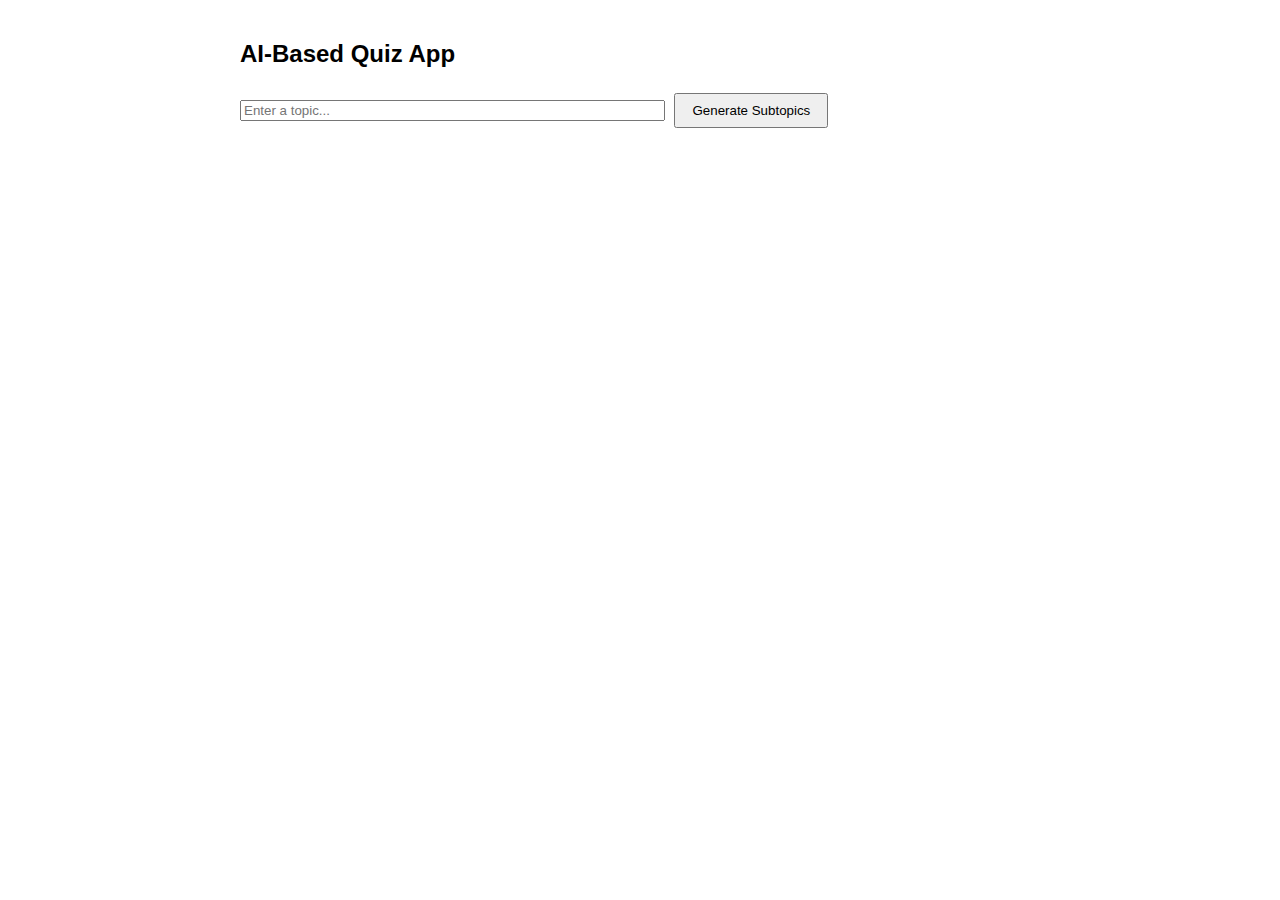
<file: index.html>
<!DOCTYPE html>
<html lang="en">
<head>
  <meta charset="UTF-8" />
  <title>Smart Quiz Generator</title>
  <style>
    body { font-family: Arial; padding: 20px; max-width: 800px; margin: auto; }
    button { padding: 8px 16px; margin: 5px; }
    .question { margin: 15px 0; }
    .correct { color: green; }
    .wrong { color: red; }
    .result { font-weight: bold; margin-top: 20px; }
    .hidden { display: none; }
  </style>
</head>
<body>
  <h2>AI-Based Quiz App</h2>

  <div>
    <input type="text" id="topicInput" placeholder="Enter a topic..." size="50">
    <button onclick="generateSubtopics()">Generate Subtopics</button>
  </div>

  <div id="subtopicsSection" class="hidden">
    <h3>Choose a subtopic:</h3>
    <div id="subtopics"></div>
  </div>

  <div id="quizSection" class="hidden">
    <h3>MCQ Quiz</h3>
    <form id="quizForm"></form>
    <button onclick="submitQuiz()">Submit Answers</button>
  </div>

  <div id="resultSection" class="hidden">
    <div class="result" id="score"></div>
    <div id="weakTopics"></div>
  </div>

  <script>
    const apiBase = "http://127.0.0.1:8000"; // adjust if needed
    let currentSubtopic = "";
    let answerRecords = [];

    async function generateSubtopics() {
      const topic = document.getElementById("topicInput").value;
      const res = await fetch(`${apiBase}/generate_subtopics`, {
        method: "POST",
        headers: { "Content-Type": "application/json" },
        body: JSON.stringify({ topic })
      });
      const data = await res.json();

      const subtopicsDiv = document.getElementById("subtopics");
      subtopicsDiv.innerHTML = "";
      data.forEach(item => {
        const btn = document.createElement("button");
        btn.textContent = item.title;
        btn.onclick = () => loadMCQs(item.title);
        subtopicsDiv.appendChild(btn);
      });

      document.getElementById("subtopicsSection").classList.remove("hidden");
      document.getElementById("quizSection").classList.add("hidden");
      document.getElementById("resultSection").classList.add("hidden");
    }

    async function loadMCQs(subtopic) {
      currentSubtopic = subtopic;
      const res = await fetch(`${apiBase}/generate_mcqs`, {
        method: "POST",
        headers: { "Content-Type": "application/json" },
        body: JSON.stringify({ subtopic })
      });
      const questions = await res.json();

      const quizForm = document.getElementById("quizForm");
      quizForm.innerHTML = "";
      questions.forEach((q, index) => {
        const div = document.createElement("div");
        div.classList.add("question");

        div.innerHTML += `<p><strong>${index + 1}. ${q.question}</strong></p>`;
        q.options.forEach((opt, i) => {
          div.innerHTML += `
            <label>
              <input type="radio" name="q${index}" value="${opt}">
              ${opt}
            </label><br>`;
        });

        // store correct answer for validation
        div.dataset.correct = q.answer;
        quizForm.appendChild(div);
      });

      document.getElementById("quizSection").classList.remove("hidden");
      document.getElementById("resultSection").classList.add("hidden");
    }

    function submitQuiz() {
      const questions = document.querySelectorAll(".question");
      let score = 0;
      answerRecords = [];

      questions.forEach((q, index) => {
        const selected = q.querySelector(`input[name="q${index}"]:checked`);
        const correct = q.dataset.correct;

        if (selected) {
          const isCorrect = selected.value === correct;
          if (isCorrect) {
            score++;
            selected.parentElement.classList.add("correct");
          } else {
            selected.parentElement.classList.add("wrong");
          }

          answerRecords.push({ subtopic: currentSubtopic, is_correct: isCorrect });
        }
      });

      document.getElementById("score").textContent = `Score: ${score} / ${questions.length}`;
      document.getElementById("resultSection").classList.remove("hidden");

      analyzeWeakness();
    }

    async function analyzeWeakness() {
      const res = await fetch(`${apiBase}/analyze_weakness`, {
        method: "POST",
        headers: { "Content-Type": "application/json" },
        body: JSON.stringify(answerRecords)
      });
      const data = await res.json();

      const weak = data.weak_topics;
      const msg = weak.length
        ? `🧠 You need to review: ${weak.join(", ")}`
        : `🎉 Great job! No weak subtopics detected.`;

      document.getElementById("weakTopics").innerText = msg;
    }
  </script>
</body>
</html>





<!-- import React, { useState, useEffect } from "react";

// Smart Quiz Generator - React component
// - Uses Tailwind CSS for styling
// - Multiple loading visuals (spinner, dots, skeleton, progress)
// - Generate subtopics, generate MCQs from subtopic or directly from input
// - On submit, show which answers were wrong and display the correct answer below

export default function SmartQuizGenerator() {
  const API_BASE = process.env.REACT_APP_API_BASE || "http://127.0.0.1:8000";

  const [topicInput, setTopicInput] = useState("");
  const [subtopics, setSubtopics] = useState([]);
  const [subtopicsVisible, setSubtopicsVisible] = useState(false);

  const [currentSubtopic, setCurrentSubtopic] = useState("");
  const [mcqInput, setMcqInput] = useState(""); // for generating MCQ directly

  const [questions, setQuestions] = useState([]);
  const [answers, setAnswers] = useState({});
  const [results, setResults] = useState(null);

  const [loading, setLoading] = useState(false);
  const [loadingStyle, setLoadingStyle] = useState("spinner");
  const [progress, setProgress] = useState(0);

  // handle fetch with progress simulation for demo
  const simulateProgress = (duration = 1200) => {
    setProgress(0);
    const start = Date.now();
    return new Promise((resolve) => {
      const tick = () => {
        const elapsed = Date.now() - start;
        const p = Math.min(100, Math.round((elapsed / duration) * 100));
        setProgress(p);
        if (p >= 100) return resolve();
        requestAnimationFrame(tick);
      };
      tick();
    });
  };

  // Loading UI components
  const LoadingUI = ({ styleType }) => {
    switch (styleType) {
      case "spinner":
        return (
          <div className="flex items-center space-x-2">
            <div className="w-6 h-6 border-4 border-gray-300 border-t-blue-500 rounded-full animate-spin" />
            <span>Processing...</span>
          </div>
        );

      case "dots":
        return (
          <div className="flex items-center space-x-2 text-sm">
            <span>Processing</span>
            <span className="loading-dots">.</span>
            <style>{`
              .loading-dots{
                display:inline-block;
                animation: dots 1s steps(4, end) infinite;
                width:1.5rem;
                text-align:left;
              }
              @keyframes dots{ 0%{content: ''; } 25%{content: '.';} 50%{content: '..'} 75%{content: '...'} 100%{content: ''}}
            `}</style>
          </div>
        );

      case "skeleton":
        return (
          <div className="w-full">
            <div className="h-6 rounded-md bg-gray-200 animate-pulse mb-2" />
            <div className="h-6 rounded-md bg-gray-200 animate-pulse w-5/6 mb-2" />
            <div className="h-6 rounded-md bg-gray-200 animate-pulse w-3/4" />
          </div>
        );

      case "progress":
        return (
          <div className="w-full">
            <div className="text-sm mb-1">Generating... {progress}%</div>
            <div className="w-full h-2 bg-gray-200 rounded">
              <div className="h-2 rounded" style={{ width: `${progress}%` , background: "linear-gradient(90deg,#3b82f6,#06b6d4)"}} />
            </div>
          </div>
        );

      default:
        return null;
    }
  };

  // Fetch subtopics for a topic
  const generateSubtopics = async () => {
    if (!topicInput.trim()) return alert("Please enter a topic first.");
    try {
      setLoading(true);
      await simulateProgress(900);
      const res = await fetch(`${API_BASE}/generate_subtopics`, {
        method: "POST",
        headers: { "Content-Type": "application/json" },
        body: JSON.stringify({ topic: topicInput })
      });
      if (!res.ok) throw new Error("Server error while generating subtopics");
      const data = await res.json();
      setSubtopics(Array.isArray(data) ? data : []);
      setSubtopicsVisible(true);
      setQuestions([]);
      setResults(null);
    } catch (e) {
      console.error(e);
      alert("Failed to generate subtopics: " + e.message);
    } finally {
      setLoading(false);
    }
  };

  // Load MCQs from a subtopic
  const loadMCQsFromSubtopic = async (subtopic) => {
    setCurrentSubtopic(subtopic);
    try {
      setLoading(true);
      await simulateProgress(1100);
      const res = await fetch(`${API_BASE}/generate_mcqs`, {
        method: "POST",
        headers: { "Content-Type": "application/json" },
        body: JSON.stringify({ subtopic })
      });
      if (!res.ok) throw new Error("Server error while generating MCQs");
      const data = await res.json();
      setQuestions(data || []);
      setAnswers({});
      setResults(null);
    } catch (e) {
      console.error(e);
      alert("Failed to load MCQs: " + e.message);
    } finally {
      setLoading(false);
    }
  };

  // Generate MCQs directly from the input box (not from subtopics)
  const generateMCQsDirect = async () => {
    const prompt = mcqInput.trim();
    if (!prompt) return alert("Type a prompt to generate MCQs directly.");
    try {
      setCurrentSubtopic("(Direct) " + prompt);
      setLoading(true);
      await simulateProgress(1200);
      const res = await fetch(`${API_BASE}/generate_mcqs`, {
        method: "POST",
        headers: { "Content-Type": "application/json" },
        body: JSON.stringify({ subtopic: prompt, direct: true })
      });
      if (!res.ok) throw new Error("Server error while generating MCQs");
      const data = await res.json();
      setQuestions(data || []);
      setAnswers({});
      setResults(null);
    } catch (e) {
      console.error(e);
      alert("Failed to generate MCQs: " + e.message);
    } finally {
      setLoading(false);
    }
  };

  // Handle selecting an answer
  const selectAnswer = (qIndex, option) => {
    setAnswers(prev => ({ ...prev, [qIndex]: option }));
  };

  // Submit quiz and compute results
  const submitQuiz = () => {
    if (!questions.length) return;
    const total = questions.length;
    let score = 0;
    const records = [];
    const detailed = questions.map((q, i) => {
      const selected = answers[i];
      const isCorrect = selected === q.answer;
      if (isCorrect) score++;
      records.push({ subtopic: currentSubtopic, is_correct: isCorrect });
      return {
        ...q,
        selected: selected || null,
        isCorrect
      };
    });

    setResults({ total, score, detailed, records });

    // Optionally send records to backend for weakness analysis
    analyzeWeakness(records);
  };

  // analyzeWeakness calls API to get weak_topics (just like original)
  const analyzeWeakness = async (records) => {
    try {
      // show a small loading animation in result area
      setLoading(true);
      await simulateProgress(800);
      const res = await fetch(`${API_BASE}/analyze_weakness`, {
        method: "POST",
        headers: { "Content-Type": "application/json" },
        body: JSON.stringify(records)
      });
      if (!res.ok) throw new Error("Server error while analyzing weakness");
      const data = await res.json();
      setResults(prev => ({ ...prev, weak_topics: data.weak_topics || [] }));
    } catch (e) {
      console.error(e);
      // If analysis fails, we still show local results
      setResults(prev => ({ ...prev, weak_topics: [] }));
    } finally {
      setLoading(false);
    }
  };

  // Small helper to reveal answers beneath wrong answers
  const AnswerFeedback = ({ q }) => {
    if (!results) return null;
    const { selected, isCorrect } = q;
    if (!selected) {
      return (
        <div className="mt-2 text-sm text-yellow-600">You did not select an answer. Correct answer: <span className="font-semibold">{q.answer}</span></div>
      );
    }
    if (isCorrect) {
      return <div className="mt-2 text-sm text-green-600">Correct ✅</div>;
    }
    return (
      <div className="mt-2 text-sm text-red-600">
        Wrong ❌ — Your answer: <span className="font-semibold">{selected}</span>
        <div className="mt-1">Correct answer: <span className="font-semibold">{q.answer}</span></div>
      </div>
    );
  };

  return (
    <div className="max-w-3xl mx-auto p-6 font-sans">
      <h2 className="text-2xl font-bold mb-4">AI-Based Smart Quiz (React)</h2>

      <div className="bg-white p-4 rounded shadow-sm mb-4">
        <label className="block text-sm font-medium mb-1">Enter a topic to generate subtopics</label>
        <div className="flex gap-2">
          <input
            value={topicInput}
            onChange={e => setTopicInput(e.target.value)}
            className="flex-1 border px-3 py-2 rounded"
            placeholder="e.g. Operating Systems"
          />
          <button onClick={generateSubtopics} className="px-4 py-2 bg-blue-600 text-white rounded">Generate Subtopics</button>
        </div>

        <div className="mt-3 flex items-center gap-3">
          <span className="text-sm text-gray-600">Loading style:</span>
          <select value={loadingStyle} onChange={e => setLoadingStyle(e.target.value)} className="border rounded px-2 py-1">
            <option value="spinner">Spinner</option>
            <option value="dots">Dots</option>
            <option value="skeleton">Skeleton</option>
            <option value="progress">Progress bar</option>
          </select>
          <span className="text-xs text-gray-500">(preview)</span>
        </div>

        <div className="mt-3">
          {loading && <LoadingUI styleType={loadingStyle} />}
        </div>
      </div>

      {/* Subtopics */}
      <div className={`bg-white p-4 rounded shadow-sm mb-4 ${!subtopicsVisible ? "hidden" : "block"}`}>
        <h3 className="font-semibold mb-2">Choose a subtopic</h3>
        <div className="flex flex-wrap gap-2">
          {subtopics.length === 0 && <div className="text-sm text-gray-500">No subtopics yet.</div>}
          {subtopics.map((s, idx) => (
            <button key={idx} onClick={() => loadMCQsFromSubtopic(s.title)} className="px-3 py-2 bg-gray-100 rounded hover:bg-gray-200">
              {s.title}
            </button>
          ))}
        </div>
      </div>

      {/* Direct MCQ generation box */}
      <div className="bg-white p-4 rounded shadow-sm mb-4">
        <h3 className="font-semibold mb-2">Generate MCQs directly (without subtopic)</h3>
        <div className="flex gap-2">
          <input value={mcqInput} onChange={e => setMcqInput(e.target.value)} placeholder="Write a subtopic or a specific prompt here..." className="flex-1 border px-3 py-2 rounded" />
          <button onClick={generateMCQsDirect} className="px-4 py-2 bg-green-600 text-white rounded">Generate MCQs</button>
        </div>
      </div>

      {/* Quiz area */}
      <div className={`bg-white p-4 rounded shadow-sm mb-4 ${questions.length ? "block" : "hidden"}`}>
        <h3 className="font-semibold mb-3">MCQ Quiz {currentSubtopic && <span className="text-sm text-gray-500">— {currentSubtopic}</span>}</h3>

        <div className="space-y-4">
          {questions.map((q, i) => (
            <div key={i} className="p-3 border rounded">
              <div className="font-medium">{i + 1}. {q.question}</div>
              <div className="mt-2 grid grid-cols-1 sm:grid-cols-2 gap-2">
                {q.options.map((opt, j) => {
                  const checked = answers[i] === opt;
                  const disabled = results !== null; // prevent changing after submit
                  const optClass = `px-3 py-2 border rounded cursor-pointer ${checked ? 'bg-blue-50 border-blue-300' : 'bg-white'}`;
                  return (
                    <label key={j} className={optClass}>
                      <input
                        type="radio"
                        name={`q${i}`}
                        checked={checked}
                        disabled={disabled}
                        onChange={() => selectAnswer(i, opt)}
                        className="mr-2"
                      />
                      <span>{opt}</span>
                    </label>
                  );
                })}
              </div>

              {/* After submit, show feedback and correct answer if wrong */}
              {results && (
                <div className="mt-3">
                  <AnswerFeedback q={results.detailed[i]} />
                </div>
              )}
            </div>
          ))}
        </div>

        <div className="mt-4 flex items-center gap-3">
          <button onClick={submitQuiz} className="px-4 py-2 bg-indigo-600 text-white rounded">Submit Answers</button>

          <button onClick={() => { setQuestions([]); setResults(null); setAnswers({}); }} className="px-4 py-2 bg-gray-100 rounded">Clear</button>

          <div className="ml-auto text-sm text-gray-600">{loading && <LoadingUI styleType={loadingStyle} />}</div>
        </div>
      </div>

      {/* Result area */}
      <div className={`bg-white p-4 rounded shadow-sm ${!results ? "hidden" : "block"}`}>
        <h3 className="font-semibold">Result</h3>
        <div className="mt-2">
          <div className="text-lg font-bold">Score: {results.score} / {results.total}</div>
          <div className="mt-2 text-sm text-gray-700">{results.weak_topics && results.weak_topics.length ? `You need to review: ${results.weak_topics.join(", ")}` : `Great job! No weak subtopics detected.`}</div>
        </div>

        <div className="mt-4">
          <h4 className="font-medium">Detailed feedback</h4>
          <ol className="mt-2 list-decimal list-inside">
            {results.detailed.map((d, idx) => (
              <li key={idx} className="mt-2">
                <div className="font-medium">{d.question}</div>
                <div className="text-sm text-gray-600">Your answer: {d.selected || <em>Not answered</em>} — {d.isCorrect ? <span className="text-green-600">Correct</span> : <span className="text-red-600">Wrong (Correct: {d.answer})</span>}</div>
              </li>
            ))}
          </ol>
        </div>
      </div>

      <div className="mt-6 text-xs text-gray-500">Notes: This component expects the backend endpoints: POST /generate_subtopics -> [{ title }], POST /generate_mcqs -> [{ question, options: [], answer }], POST /analyze_weakness -> { weak_topics: [] }.</div>
    </div>
  );
} -->
</file>
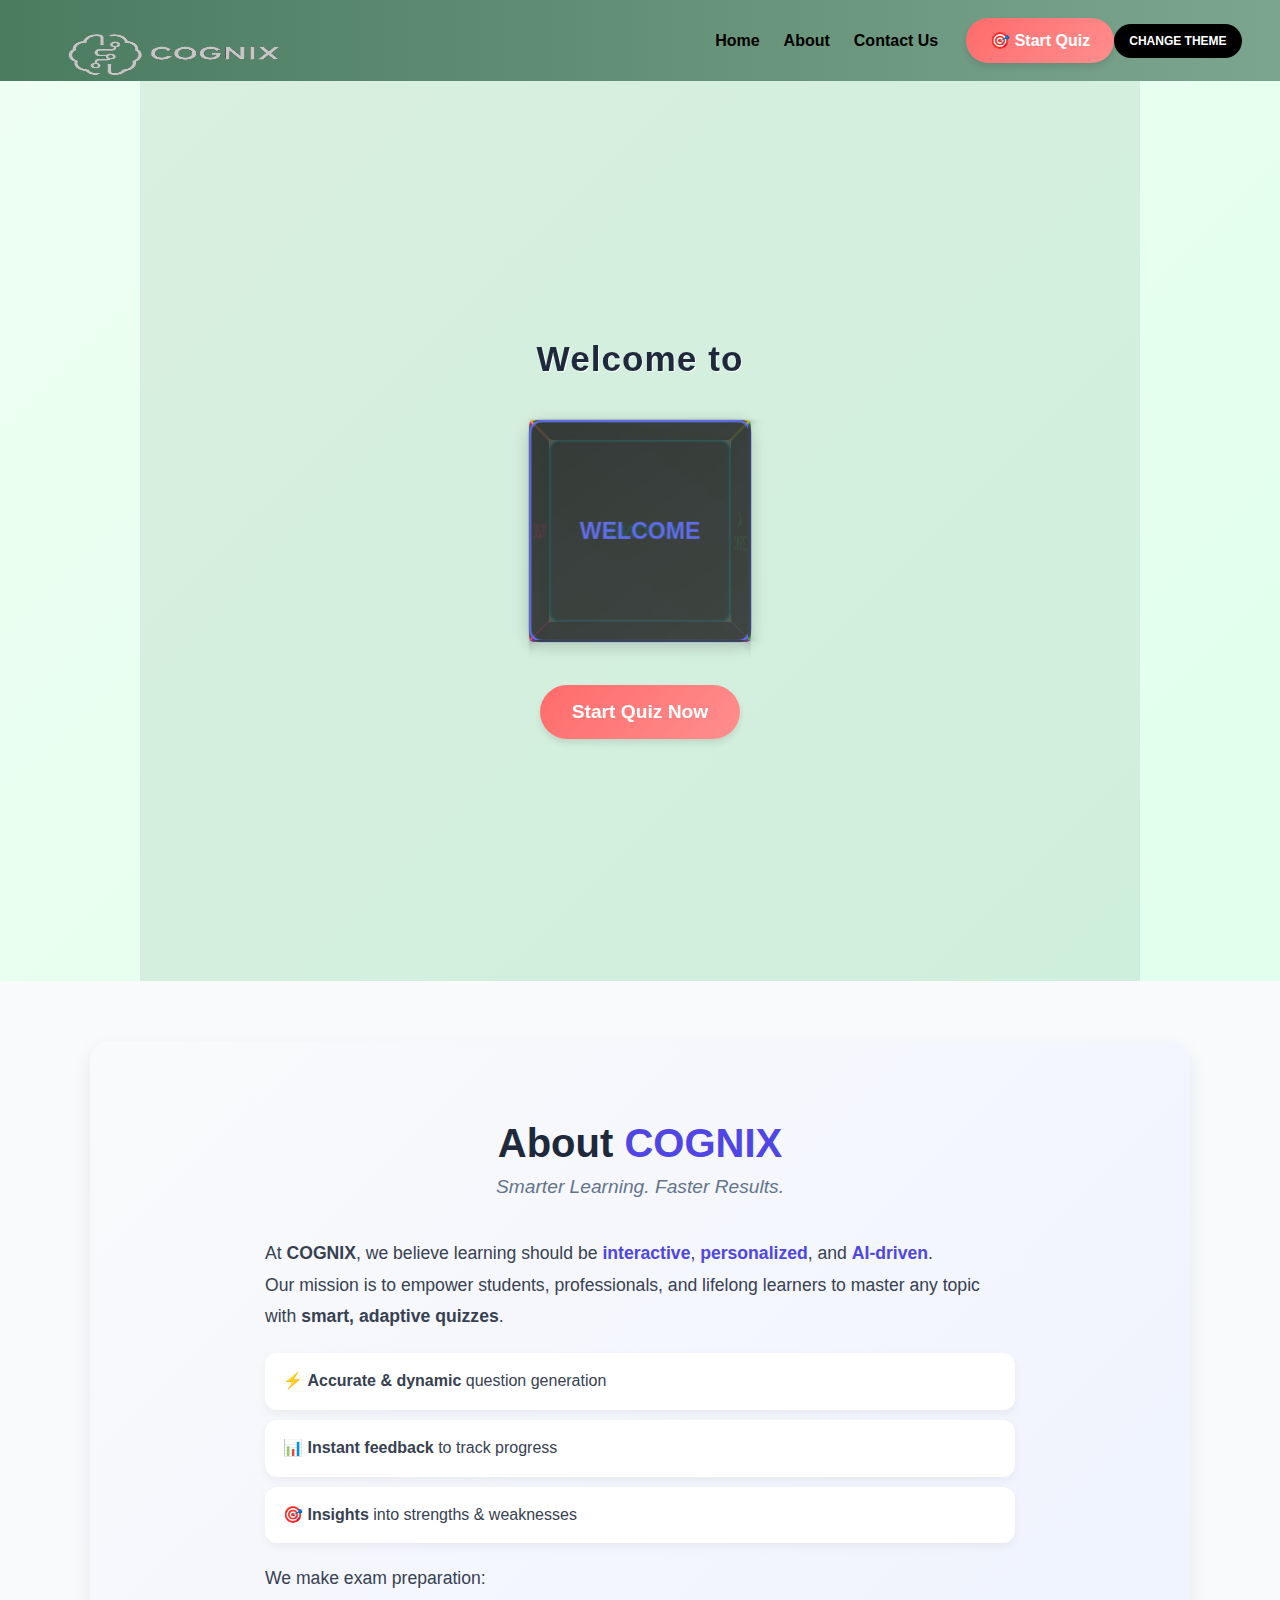
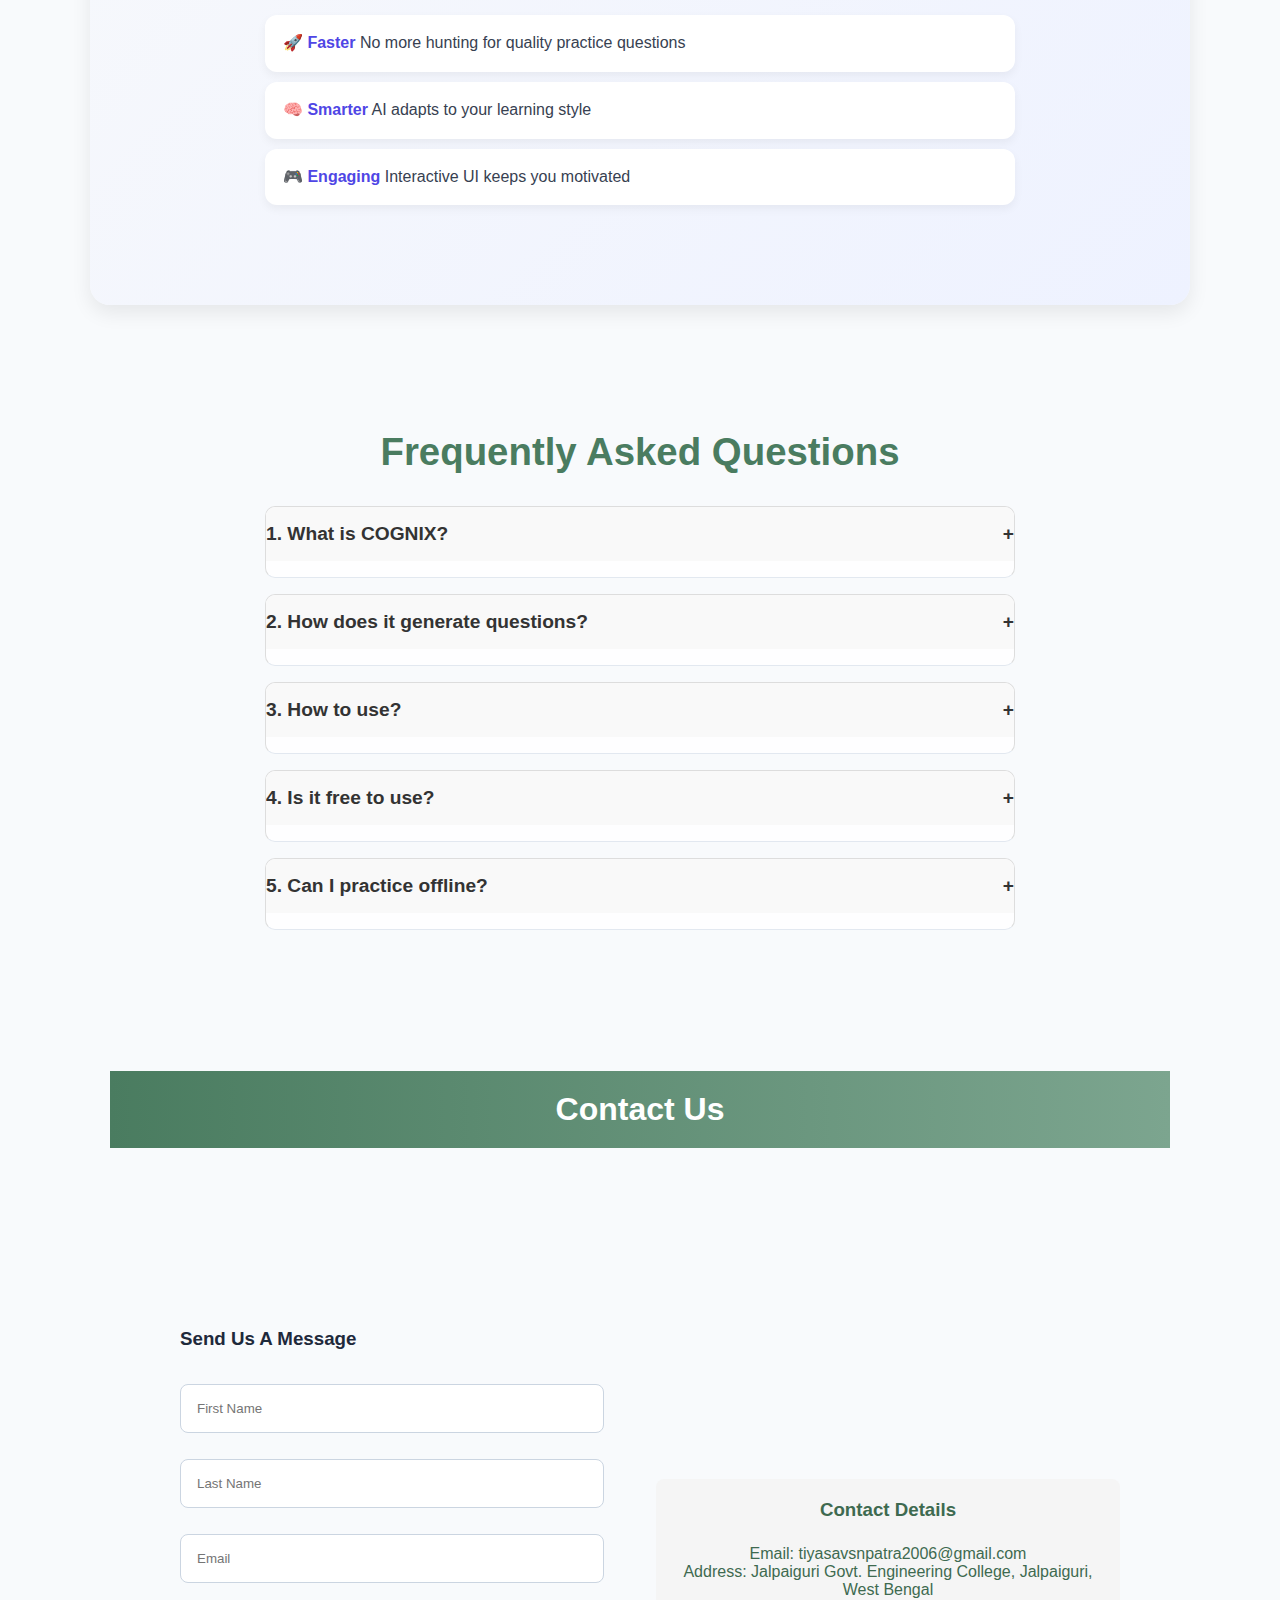
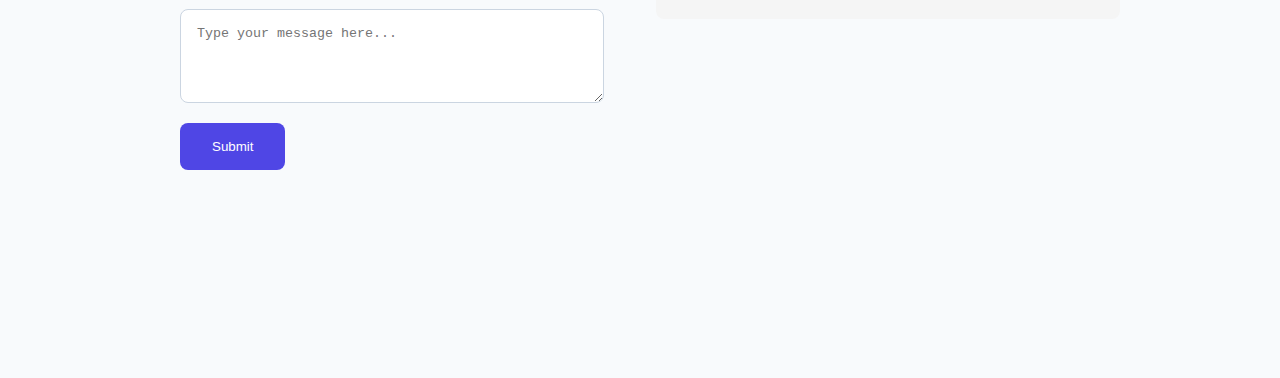
<file: 12.8.25project/index.html>
<!DOCTYPE html>
<html lang="en">
<head>
  <meta charset="UTF-8" />
  <meta name="viewport" content="width=device-width, initial-scale=1.0" />
  <meta http-equiv="X-UA-Compatible" content="IE=edge" />
  <title>Cognix - Smart Quiz Generator</title>
  <link rel="stylesheet" href="stylesheets/style.css">
  <style>
    /* Reset and Base Styles */
    * {
      margin: 0;
      padding: 0;
      box-sizing: border-box;
    }
    
    body {
      font-family: Arial, sans-serif;
      background-color: #f8fafc;
      color: #1e293b;
    }

    /* 3D Cube Styles */
    .cube-container {
      position: absolute;
      top: 50%;
      left: 50%;
      transform: translate(-50%, -50%);
      width: 200px;
      height: 200px;
      perspective: 1000px;
      z-index: 1;
    }

    .box-card {
      width: 100%;
      height: 100%;
      position: relative;
      transform-style: preserve-3d;
      animation: rotate3d 20s infinite linear;
    }

    .face {
      position: absolute;
      width: 100%;
      height: 100%;
      display: flex;
      justify-content: center;
      align-items: center;
      font-size: 1.3rem;
      font-weight: bold;
      backface-visibility: visible;
      border-radius: 12px;
      background: linear-gradient(145deg, rgba(42,42,42,0.8), rgba(56,56,56,0.8));
      border: 2px solid #646cff;
      overflow: hidden;
      text-align: center;
      padding: 10px;
      box-shadow: 0 4px 15px rgba(0,0,0,0.2);
    }

    /* Cube Face Positions */
    .front { transform: translateZ(100px); }
    .back { transform: translateZ(-100px) rotateY(180deg); }
    .right { transform: translateX(100px) rotateY(90deg); }
    .left { transform: translateX(-100px) rotateY(-90deg); }
    .top { transform: translateY(-100px) rotateX(90deg); }
    .bottom { transform: translateY(100px) rotateX(-90deg); }

    /* Glow Effects */
    .front { border-color: #646cff; color: #646cff; }
    .back { border-color: #00bcd4; color: #00bcd4; }
    .right { border-color: #4caf50; color: #4caf50; }
    .left { border-color: #ff4081; color: #ff4081; }
    .top { border-color: #ffc107; color: #ffc107; }
    .bottom { border-color: #9c27b0; color: #9c27b0; }

    @keyframes rotate3d {
      0%   { transform: rotateX(0) rotateY(0); }
      25%  { transform: rotateX(90deg) rotateY(90deg); }
      50%  { transform: rotateX(180deg) rotateY(180deg); }
      75%  { transform: rotateX(270deg) rotateY(270deg); }
      100% { transform: rotateX(360deg) rotateY(360deg); }
    }

    /* Hero Section */
    .hero {
      background: linear-gradient(135deg, #eefff2, #e0ffec);
      text-align: center;
      padding: 120px 20px;
      position: relative;
      overflow: hidden;
      min-height: 100vh;
      display: flex;
      justify-content: center;
      align-items: center;
    }

    .hero .container {
      position: relative;
      z-index: 2;
      max-width: 1000px;
      margin: 0 auto;
      display: flex;
      flex-direction: column;
      align-items: center;
    }

    .hero-title {
      display: flex;
      flex-direction: column;
      align-items: center;
      gap: 0.5rem;
      margin-bottom: 1rem;
    }

    .welcome-text {
      font-size: 2.2rem;
      font-weight: 600;
      color: #1e293b;
      letter-spacing: 1px;
      animation: fadeInDown 0.8s ease forwards;
    }

    .cognix-text {
      font-size: 5rem;
      font-weight: 800;
      background: linear-gradient(270deg, #4f46e5, #8b5cf6, #ec4899, #f59e0b);
      background-size: 400% 400%;
      -webkit-background-clip: text;
      color: transparent;
      line-height: 1.1;
      animation: gradientFlow 6s ease infinite, fadeInUp 1s ease 0.5s forwards;
      opacity: 0;
      text-shadow: 0 4px 20px rgba(79, 70, 229, 0.3);
    }

    .hero-subtitle {
      font-size: 1.4rem;
      font-weight: 500;
      color: #475569;
      letter-spacing: 0.5px;
      margin-top: 1.5rem;
      animation: fadeIn 0.8s ease 0.4s forwards;
      opacity: 0;
    }

    /* Animations */
    @keyframes gradientFlow {
      0% { background-position: 0% 50%; }
      50% { background-position: 100% 50%; }
      100% { background-position: 0% 50%; }
    }

    @keyframes fadeInDown {
      from { opacity: 0; transform: translateY(-20px); }
      to { opacity: 1; transform: translateY(0); }
    }

    @keyframes fadeInUp {
      from { opacity: 0; transform: translateY(20px); }
      to { opacity: 1; transform: translateY(0); }
    }

    @keyframes fadeIn {
      from { opacity: 0; }
      to { opacity: 1; }
    }

    /* Quiz specific styles */
    .quiz-container {
      display: none;
      padding: 2rem;
      max-width: 800px;
      margin: 0 auto;
      position: relative;
      z-index: 2;
      background: white;
      border-radius: 12px;
      box-shadow: 0 4px 20px rgba(0,0,0,0.1);
    }
    
    .question {
      margin: 15px 0;
      padding: 1rem;
      background: #f8fafc;
      border-radius: 8px;
      box-shadow: 0 2px 5px rgba(0,0,0,0.05);
    }
    
    .correct { color: #4CAF50; }
    .wrong { color: #F44336; }
    .result { 
      font-weight: bold; 
      margin-top: 20px;
      padding: 1.5rem;
      background: #f8fafc;
      border-radius: 8px;
      box-shadow: 0 2px 5px rgba(0,0,0,0.05);
    }
    
    #topicInput {
      padding: 1rem;
      width: 100%;
      max-width: 500px;
      border-radius: 8px;
      border: 2px solid #4682B4;
      font-size: 1rem;
      margin-bottom: 1rem;
      background: white;
    }
    
    .subtopics-container {
      display: flex;
      flex-wrap: wrap;
      gap: 0.5rem;
      margin: 1rem 0;
    }
    
    .subtopic-btn {
      margin: 0;
      padding: 0.8rem 1.5rem;
      background: linear-gradient(135deg, #4682B4, #5D9CEC);
      color: white;
      border: none;
      border-radius: 50px;
      cursor: pointer;
      font-size: 1rem;
      font-weight: 600;
      transition: all 0.3s ease;
      box-shadow: 0 4px 6px rgba(0,0,0,0.1);
    }
    
    /* Button Styles */
    .btn-primary {
      background: linear-gradient(135deg, #FF6B6B, #FF8E8E);
      color: white;
      padding: 1rem 2rem;
      font-size: 1.2rem;
      font-weight: 600;
      border: none;
      border-radius: 50px;
      cursor: pointer;
      transition: all 0.3s ease;
      box-shadow: 0 4px 6px rgba(0,0,0,0.1);
      display: inline-flex;
      align-items: center;
      justify-content: center;
      gap: 0.5rem;
      margin: 2rem auto;
    }
    
    .btn-primary:hover {
      transform: translateY(-2px);
      box-shadow: 0 6px 8px rgba(0,0,0,0.15);
      background: linear-gradient(135deg, #FF7B7B, #FF9E9E);
    }
    
    /* Navbar Quiz Button */
    .nav-quiz-btn {
      background: linear-gradient(135deg, #FF6B6B, #FF8E8E);
      color: white;
      padding: 0.8rem 1.5rem;
      font-size: 1rem;
      font-weight: 600;
      border: none;
      border-radius: 50px;
      cursor: pointer;
      transition: all 0.3s ease;
      box-shadow: 0 4px 6px rgba(0,0,0,0.1);
      margin-left: 1rem;
    }
    
    .nav-quiz-btn:hover {
      transform: translateY(-2px);
      box-shadow: 0 6px 8px rgba(0,0,0,0.15);
      background: linear-gradient(135deg, #FF7B7B, #FF9E9E);
    }

    /* Loading State */
    .loading {
      position: relative;
      pointer-events: none;
      opacity: 0.8;
    }
    
    .loading::after {
      content: "";
      position: absolute;
      width: 20px;
      height: 20px;
      top: 0;
      left: 0;
      right: 0;
      bottom: 0;
      margin: auto;
      border: 3px solid transparent;
      border-top-color: white;
      border-radius: 50%;
      animation: spin 1s linear infinite;
    }
    
    @keyframes spin {
      0% { transform: rotate(0deg); }
      100% { transform: rotate(360deg); }
    }
    
    /* Progress Indicator */
    .progress-text {
      margin-top: 1rem;
      font-size: 0.9rem;
      color: #64748b;
      text-align: center;
    }

    /* About Section */
    .about-section {
      background: linear-gradient(135deg, #f9fafb, #eef2ff);
      padding: 80px 20px;
      text-align: center;
      border-radius: 20px;
      margin: 60px auto;
      max-width: 1100px;
      box-shadow: 0 8px 20px rgba(0,0,0,0.08);
    }

    .about-header h2 {
      font-size: 2.5rem;
      font-weight: 700;
      color: #1e293b;
      margin-bottom: 10px;
    }

    .about-header h2 span {
      color: #4f46e5;
    }

    .about-header .tagline {
      font-size: 1.2rem;
      color: #64748b;
      margin-bottom: 40px;
      font-style: italic;
    }

    .about-container {
      display: flex;
      justify-content: center;
      align-items: center;
    }

    .about-content {
      max-width: 750px;
      text-align: left;
      font-size: 1.1rem;
      line-height: 1.8;
      color: #374151;
    }

    .about-content .highlight {
      color: #4f46e5;
      font-weight: 600;
    }

    .features, .benefits {
      margin: 20px 0;
      padding: 0;
      list-style: none;
    }

    .features li, .benefits li {
      background: #fff;
      margin: 10px 0;
      padding: 14px 18px;
      border-radius: 12px;
      font-size: 1rem;
      box-shadow: 0 4px 10px rgba(0,0,0,0.05);
      transition: transform 0.2s ease, box-shadow 0.2s ease;
    }

    .features li:hover, .benefits li:hover {
      transform: translateY(-4px);
      box-shadow: 0 6px 14px rgba(0,0,0,0.1);
    }

    .benefits span {
      font-weight: 600;
      color: #4f46e5;
    }

    /* FAQ Section */
    .FAQ {
      padding: 60px 20px;
      max-width: 800px;
      margin: 0 auto;
    }
    
    .faq-container h1 {
      text-align: center;
      margin-bottom: 2rem;
    }
    
    .faq-item {
      margin-bottom: 1rem;
      border-bottom: 1px solid #e2e8f0;
      padding-bottom: 1rem;
    }
    
    .faq-question {
      cursor: pointer;
      padding: 1rem 0;
    }
    
    .faq-answer {
      padding: 0 1rem;
      display: none;
    }
    
    .faq-item.active .faq-answer {
      display: block;
    }

    /* Contact Section */
    .contactus {
      padding: 60px 20px;
      max-width: 1100px;
      margin: 0 auto;
    }
    
    .contactus .header {
      text-align: center;
      font-size: 2rem;
      margin-bottom: 2rem;
    }
    
    .container2 {
      display: flex;
      gap: 2rem;
      flex-wrap: wrap;
    }
    
    .contact-form, .contact-details {
      flex: 1;
      min-width: 300px;
    }
    
    .contact-form h3, .contact-details h3 {
      margin-bottom: 1.5rem;
    }
    
    .contact-form input, 
    .contact-form textarea {
      width: 100%;
      padding: 1rem;
      margin-bottom: 1rem;
      border: 1px solid #cbd5e1;
      border-radius: 8px;
    }
    
    .contact-form button {
      background: #4f46e5;
      color: white;
      padding: 1rem 2rem;
      border: none;
      border-radius: 8px;
      cursor: pointer;
    }

    /* Responsive adjustments */
    @media (max-width: 768px) {
      .cube-container {
        width: 150px;
        height: 150px;
      }
      .front { transform: translateZ(75px); }
      .back { transform: translateZ(-75px) rotateY(180deg); }
      .right { transform: translateX(75px) rotateY(90deg); }
      .left { transform: translateX(-75px) rotateY(-90deg); }
      .top { transform: translateY(-75px) rotateX(90deg); }
      .bottom { transform: translateY(75px) rotateX(-90deg); }
      
      .cognix-text {
        font-size: 3.5rem;
      }
      
      .btn-primary {
        padding: 0.8rem 1.5rem;
        font-size: 1rem;
      }
      
      .nav-quiz-btn {
        padding: 0.6rem 1rem;
        font-size: 0.9rem;
      }
    }
  </style>
</head>
<body>

  <!-- Navbar -->
  <nav class="nav">
    <div class="logo">
      <img src="media/project2.png" class="logo-img" alt="Cognix Logo">
    </div>
    <div class="button">
      <a href="#section1" class="buttons">Home</a>
      <a href="#section2" class="buttons">About</a>
      <a href="#section3" class="buttons">Contact Us</a>
      <button class="nav-quiz-btn" id="navQuizBtn">
        <span>🎯 Start Quiz</span>
      </button>
      <button class="theme-button">Change Theme</button>
    </div>
  </nav>

  <!-- Hero Section with Cube -->
  <section class="hero" id="section1">
    <!-- 3D Cube Background Element -->
    <div class="cube-container">
      <div class="box-card">
        <div class="face front">WELCOME</div>
        <div class="face back">COGNIX</div>
        <div class="face right">MCQ GENERATION</div>
        <div class="face left">AI POWERED</div>
        <div class="face top"></div>
        <div class="face bottom"></div>
      </div>
    </div>

    <!-- Hero Content -->
    <div class="container">
      <div class="home">
        <h1 class="hero-title">
          <span class="welcome-text">Welcome to</span>
          <span class="cognix-text">COGNIX</span>
        </h1>
        <h3 class="hero-subtitle">AI-Powered Smart Quiz Generator</h3>
      </div>
      <button class="btn-primary" id="heroQuizBtn">
        <span>Start Quiz Now</span>
      </button>
    </div>
  </section>

  <!-- Quiz Section -->
  <section class="quiz-container" id="quiz-section">
    <div id="topic-selection">
      <h2>AI Quiz Generator</h2>
      <p>Enter any topic to generate personalized quiz questions:</p>
      
      <div style="display: flex; gap: 0.6rem; align-items: center;">
        <input type="text" id="topicInput" placeholder="e.g. Physics, World History, Python Programming...">
        <button class="btn-primary" id="generateSubtopicsBtn" style="background: linear-gradient(135deg, #4682B4, #5D9CEC);">
          <span>🔍 Generate Subtopics</span>
        </button>
      </div>
      
      <div id="progressText" class="progress-text" style="display: none;"></div>

      <div id="subtopicsSection" style="display: none;">
        <h3>Choose a subtopic:</h3>
        <div class="subtopics-container" id="subtopics"></div>
      </div>
    </div>

    <div id="quizSection" style="display: none;">
      <h3>📝 MCQ Quiz</h3>
      <form id="quizForm"></form>
      <button class="btn-primary" id="submitQuizBtn" style="background: linear-gradient(135deg, #4682B4, #5D9CEC);">
        <span>📤 Submit Answers</span>
      </button>
    </div>

    <div id="resultSection" style="display: none;">
      <div class="result" id="score"></div>
      <div id="weakTopics"></div>
      <button class="btn-primary" id="restartQuizBtn">
        <span>🔄 Start New Quiz</span>
      </button>
    </div>
  </section>

  <!-- About Section -->
  <section class="about-section" id="section2">
    <div class="about-header">
      <h2>About <span>COGNIX</span></h2>
      <p class="tagline">Smarter Learning. Faster Results.</p>
    </div>

    <div class="about-container">
      <div class="about-content">
        <p>
          At <strong>COGNIX</strong>, we believe learning should be 
          <span class="highlight">interactive</span>, 
          <span class="highlight">personalized</span>, 
          and <span class="highlight">AI-driven</span>.
        </p>
        <p>
          Our mission is to empower students, professionals, and lifelong learners to 
          master any topic with <strong>smart, adaptive quizzes</strong>.
        </p>

        <ul class="features">
          <li>⚡ <strong>Accurate & dynamic</strong> question generation</li>
          <li>📊 <strong>Instant feedback</strong> to track progress</li>
          <li>🎯 <strong>Insights</strong> into strengths & weaknesses</li>
        </ul>

        <p>
          We make exam preparation:
        </p>
        <ul class="benefits">
          <li><span>🚀 Faster</span>  No more hunting for quality practice questions</li>
          <li><span>🧠 Smarter</span>  AI adapts to your learning style</li>
          <li><span>🎮 Engaging</span> Interactive UI keeps you motivated</li>
        </ul>
      </div>
    </div>
  </section>

  <!-- FAQ Section -->
  <section class="FAQ">
    <div class="faq-container">
      <h1>Frequently Asked Questions</h1>
      <div class="faq-item">
        <h2 class="faq-question">1. What is COGNIX?</h2>
        <div class="faq-answer">
          <p>COGNIX is an AI-powered exam preparation platform that generates 10 MCQs for any chosen topic, evaluates your answers, and helps you improve weak areas.</p>
        </div>
      </div>
      <div class="faq-item">
        <h2 class="faq-question">2. How does it generate questions?</h2>
        <div class="faq-answer">
          <p>We use Ollama with LLaMA 2 models and custom prompt engineering to create high-quality, relevant MCQs in real-time.</p>
        </div>
      </div>
      <div class="faq-item">
        <h2 class="faq-question">3. How to use?</h2>
        <div class="faq-answer">
          <p>Simply click "Start Quiz", enter a topic, select a subtopic, and begin answering the generated questions.</p>
        </div>
      </div>
      <div class="faq-item">
        <h2 class="faq-question">4. Is it free to use?</h2>
        <div class="faq-answer">
          <p>Yes! At this stage, COGNIX is free to use. Premium features may be introduced later.</p>
        </div>
      </div>
      <div class="faq-item">
        <h2 class="faq-question">5. Can I practice offline?</h2>
        <div class="faq-answer">
          <p>Right now, COGNIX works online only, as it requires AI model access. Offline practice mode is in our future roadmap.</p>
        </div>
      </div>
    </div>
  </section>

  <!-- Contact Section -->
  <section class="contactus" id="section3">
    <div class="header">Contact Us</div>
    <div class="container2">
      <div class="contact-form">
        <h3>Send Us A Message</h3>
        <form action="https://api.web3forms.com/submit" method="POST">
          <input type="hidden" name="access_key" value="938a877b-d86f-47d4-bf5e-f264cfc71745">
          <input type="text" placeholder="First Name" name="First Name" required>
          <input type="text" placeholder="Last Name" name="Last Name" required>
          <input type="email" placeholder="Email" name="email" required>
          <textarea placeholder="Type your message here..." rows="4" name="message" required></textarea>
          <button type="submit" class="btn">Submit</button>
        </form>
      </div>
      <div class="contact-details">
        <h3>Contact Details</h3>
        <p>Email: tiyasavsnpatra2006@gmail.com</p>
        <p>Address: Jalpaiguri Govt. Engineering College, Jalpaiguri, West Bengal</p>
      </div>
    </div>
  </section>

  <script>
    // Theme toggle
    document.querySelector(".theme-button").addEventListener("click", function() {
      document.body.classList.toggle("dark");
    });

    // FAQ toggle
    document.querySelectorAll(".faq-question").forEach(q => {
      q.addEventListener("click", () => {
        q.parentElement.classList.toggle("active");
      });
    });

    // Quiz functionality
    const apiBase = "http://127.0.0.1:8000"; // adjust if needed
    let currentSubtopic = "";
    let answerRecords = [];
    let generationTime = 0;

    // Show quiz section when Start Quiz is clicked
    function showQuizSection() {
      document.querySelector('.quiz-container').style.display = 'block';
      window.location.href = '#quiz-section';
      document.getElementById('topic-selection').style.display = 'block';
      document.getElementById('quizSection').style.display = 'none';
      document.getElementById('resultSection').style.display = 'none';
      document.getElementById('topicInput').focus();
    }

    document.getElementById('navQuizBtn').addEventListener('click', showQuizSection);
    document.getElementById('heroQuizBtn').addEventListener('click', showQuizSection);

    async function generateSubtopics() {
      const topic = document.getElementById("topicInput").value.trim();
      if (!topic) {
        alert("Please enter a topic");
        return;
      }

      const btn = document.getElementById("generateSubtopicsBtn");
      const originalText = btn.innerHTML;
      btn.classList.add("loading");
      btn.innerHTML = '<span></span>'; // Empty span for loading animation
      
      const progressText = document.getElementById("progressText");
      progressText.style.display = "block";
      progressText.textContent = "Generating subtopics... (usually takes 5-10 seconds)";
      
      const startTime = Date.now();

      try {
        const res = await fetch(`${apiBase}/generate_subtopics`, {
          method: "POST",
          headers: { "Content-Type": "application/json" },
          body: JSON.stringify({ topic })
        });
        
        generationTime = (Date.now() - startTime) / 1000;
        const data = await res.json();

        const subtopicsDiv = document.getElementById("subtopics");
        subtopicsDiv.innerHTML = "";
        
        // Animate each subtopic button with delay
        data.forEach((item, index) => {
          setTimeout(() => {
            const btn = document.createElement("button");
            btn.className = "subtopic-btn";
            btn.innerHTML = `<span>${item.title}</span>`;
            btn.onclick = () => loadMCQs(item.title);
            subtopicsDiv.appendChild(btn);
          }, index * 100);
        });

        document.getElementById("subtopicsSection").style.display = "block";
        progressText.textContent = `Generated ${data.length} subtopics in ${generationTime.toFixed(1)} seconds`;
        
      } catch (error) {
        console.error("Error generating subtopics:", error);
        progressText.textContent = "Failed to generate subtopics. Please try again.";
      } finally {
        btn.classList.remove("loading");
        btn.innerHTML = originalText;
      }
    }

    async function loadMCQs(subtopic) {
      currentSubtopic = subtopic;
      const btn = document.getElementById("generateSubtopicsBtn");
      const originalText = btn.innerHTML;
      btn.classList.add("loading");
      btn.innerHTML = '<span></span>';
      
      const progressText = document.getElementById("progressText");
      progressText.textContent = `Generating questions about ${subtopic}...`;

      try {
        const res = await fetch(`${apiBase}/generate_mcqs`, {
          method: "POST",
          headers: { "Content-Type": "application/json" },
          body: JSON.stringify({ subtopic })
        });
        const questions = await res.json();

        const quizForm = document.getElementById("quizForm");
        quizForm.innerHTML = "";
        
        questions.forEach((q, index) => {
          const div = document.createElement("div");
          div.className = "question";

          div.innerHTML += `<p><strong>${index + 1}. ${q.question}</strong></p>`;
          q.options.forEach((opt, i) => {
            div.innerHTML += `
              <label class="quiz-option">
                <input type="radio" name="q${index}" value="${opt}">
                ${opt}
              </label>`;
          });

          div.dataset.correct = q.answer;
          quizForm.appendChild(div);
        });

        document.getElementById("topic-selection").style.display = "none";
        document.getElementById("quizSection").style.display = "block";
        progressText.textContent = `Generated ${questions.length} questions in ${generationTime.toFixed(1)} seconds`;
        
      } catch (error) {
        console.error("Error loading MCQs:", error);
        progressText.textContent = "Failed to load questions. Please try again.";
      } finally {
        btn.classList.remove("loading");
        btn.innerHTML = originalText;
      }
    }

    function submitQuiz() {
      const questions = document.querySelectorAll(".question");
      let score = 0;
      answerRecords = [];

      questions.forEach((q, index) => {
        const selected = q.querySelector(`input[name="q${index}"]:checked`);
        const correct = q.dataset.correct;

        if (selected) {
          const isCorrect = selected.value === correct;
          if (isCorrect) {
            score++;
            selected.parentElement.classList.add("correct");
          } else {
            selected.parentElement.classList.add("wrong");
          }

          answerRecords.push({ subtopic: currentSubtopic, is_correct: isCorrect });
        }
      });

      document.getElementById("score").innerHTML = `
        <h3>📊 Quiz Results</h3>
        <p>Your score: <strong>${score} / ${questions.length}</strong> (${Math.round(score/questions.length*100)}%)</p>
      `;
      
      analyzeWeakness();
      document.getElementById("quizSection").style.display = "none";
      document.getElementById("resultSection").style.display = "block";
      window.location.href = '#quiz-section';
    }

    async function analyzeWeakness() {
      try {
        const res = await fetch(`${apiBase}/analyze_weakness`, {
          method: "POST",
          headers: { "Content-Type": "application/json" },
          body: JSON.stringify(answerRecords)
        });
        const data = await res.json();

        const weak = data.weak_topics || [];
        const msg = weak.length
          ? `<div style="margin-top: 1rem;">
              <h4>📌 Areas to Improve</h4>
              <ul style="margin-top: 0.5rem;">${weak.map(t => `<li>${t}</li>`).join('')}</ul>
             </div>`
          : `<p style="margin-top: 1rem;">🎉 Excellent! You've mastered all the concepts!</p>`;

        document.getElementById("weakTopics").innerHTML = msg;
      } catch (error) {
        console.error("Error analyzing weakness:", error);
        document.getElementById("weakTopics").innerHTML = 
          "<p>Could not analyze weak topics at this time.</p>";
      }
    }

    function restartQuiz() {
      document.getElementById("topicInput").value = "";
      document.getElementById("topic-selection").style.display = "block";
      document.getElementById("subtopicsSection").style.display = "none";
      document.getElementById("quizSection").style.display = "none";
      document.getElementById("resultSection").style.display = "none";
      document.getElementById("progressText").textContent = "";
      window.location.href = '#quiz-section';
    }

    // Event listeners for buttons
    document.getElementById("generateSubtopicsBtn").addEventListener("click", generateSubtopics);
    document.getElementById("submitQuizBtn").addEventListener("click", submitQuiz);
    document.getElementById("restartQuizBtn").addEventListener("click", restartQuiz);

    // Allow pressing Enter in topic input
    document.getElementById("topicInput").addEventListener("keypress", function(e) {
      if (e.key === "Enter") {
        generateSubtopics();
      }
    });
  </script>
</body>
</html>
</file>
<file: 12.8.25project/stylesheets/style.css>
/* html {
  scroll-behavior: smooth;
}

* {
  margin: 0;
  padding: 0;
  box-sizing: border-box;
}

body {
  background: linear-gradient(to right, rgb(182, 244, 146), rgb(51, 139, 147));
  color: white;
  line-height: 1.6;
}

/* ---------------- NAVIGATION ---------------- */
.nav {
  position: sticky;
  top: 0;
  z-index: 1000;
  display: flex;
  justify-content: space-between;
  align-items: center;
  background: linear-gradient(to right, #4a7c60, #7ca58f);
  height: 9vh;
  width: 100%;
}

.logo {
  margin: 2vw;
  padding: 1vw;
}
.logo img {
  width: 260px;
  height: 150px;
  margin-top: 50px;
  margin-left: 10px;
}

.button {
  display: flex;
  justify-content: space-evenly;
  align-items: center;
  margin: 2vw;
  padding: 1vw;
}
.button > .buttons {
  margin: 10px;
  padding: 2px;
  text-decoration: none;
  color: black;
  font-weight: bold;
}

/* ---------------- THEME BUTTON ---------------- */
.theme-button {
  font-family: "Cerebri Sans", sans-serif;
  font-size: 12px;
  background: black;
  color: white;
  padding: 10px 15px;
  text-transform: uppercase;
  font-weight: bold;
  border-radius: 30px;
  border: none;
  transition: all 150ms ease-in-out;
}
.theme-button:hover {
  cursor: pointer;
  background: white;
  color: black;
  opacity: 0.9;
}

/* ---------------- HERO ---------------- */
.hero {
  background: url(/assets/laurynas-me-1TL8AoEDj_c-unsplash.jpg) center/cover no-repeat;
  height: 100vh;
  width: 100%;
}

.container {
  background-color: #4a7c601f;
  height: 100vh;
  width: 100%;
  display: flex;
  flex-direction: column;
  justify-content: center;
  align-items: flex-start;
  padding: 5rem;
}

.home {
  width: 30vw;
  padding: 2rem 0;
}
.home > h1 {
  font-size: 90px;
  font-weight: bolder;
  color: #4a7c60;
  text-shadow: 0.8px 0.8px #ffffff;
  padding: 1rem 0;
}
.home > h3 {
  font-size: xx-large;
  color: #4a7c60;
  padding: 1rem 0;
}

/* ---------------- REGISTER BUTTON ---------------- */
a.Register {
  text-decoration: none;
  border: 2px solid #4a7c60;
  background-color: transparent;
  padding: 2rem 5rem;
  position: relative;
  overflow: hidden;
  transition: all 1s;
  font-size: large;
  font-weight: bold;
  color: #ffffff;
  box-shadow: 0.8px 0.8px #ffffff;
}
a.Register:before {
  content: "let's go!!";
  font-weight: bold;
  color: #000;
  position: absolute;
  top: 0;
  left: 0;
  width: 100%;
  height: 100%;
  background: #4a7c60;
  transform: translateY(100%);
  transition: all 1s;
  display: flex;
  justify-content: center;
  align-items: center;
}
a.Register:hover:before {
  transform: translateY(0);
}

/* ---------------- BOX SECTION ---------------- */
.box1 {
  height: 100vh;
  width: 100%;
  display: flex;
  justify-content: center;
  align-items: center;
}
.box1 .info {
  display: grid;
  grid-template-columns: 1fr 1fr 1fr;
  gap: 10px;
  width: 80vw;
}
.box1 .info .icons {
  color: #4a7c60;
  border: 2px solid #4a7c60;
  padding: 20px;
  margin: 20px;
  text-align: center;
}

/* ---------------- HEADERS ---------------- */
.header,
.header2 {
  background: linear-gradient(to right, #4a7c60, #7ca58f);
  color: white;
  text-align: center;
  padding: 20px;
  font-size: 24px;
  font-weight: bold;
}

/* ---------------- CONTACT ---------------- */
.container2,
.container3 {
  display: flex;
  justify-content: center;
  align-items: center;
  padding: 50px;
  height: 82vh;
}
.contact-form,
.contact-details {
  width: 40%;
  padding: 20px;
  border-radius: 8px;
}
.contact-form input,
.contact-form textarea {
  width: 100%;
  padding: 10px;
  margin: 10px 0;
  border: 1px solid #4a7c60;
  border-radius: 5px;
}
.contact-form button {
  background-color: #4a7c60;
  color: white;
  padding: 10px 20px;
  border: none;
  border-radius: 5px;
  cursor: pointer;
}
.contact-form button:hover {
  background-color: #3e6a50;
}
.contact-details {
  text-align: center;
  background-color: #f5f5f5;
  color: #3e6a50;
  padding: 20px;
  border-radius: 8px;
}

/* ---------------- ABOUT ---------------- */
.About {
  background: url(/assets/laurynas-me-1TL8AoEDj_c-unsplash.jpg) center/cover no-repeat;
  height: 100vh;
  width: 100%;
}
.Us h1 {
  font-size: clamp(24px, 3vw, 40px);
  color: #4a7c60;
  margin-bottom: 20px;
  text-align: center;
}
.Us p {
  color: #333;
  line-height: 1.8;
  margin-bottom: 10px;
}

/* ---------------- FAQ ---------------- */
.faq-container {
  max-width: 1000px;
  margin: 0 auto;
  padding: 5px;
}
.faq-container h1 {
  text-align: center;
  font-size: clamp(28px, 3vw, 45px);
  color: #4a7c60;
  margin-bottom: 30px;
}
.faq-item {
  background-color: rgba(255, 255, 255, 0.8);
  border: 1px solid #ddd;
  border-radius: 10px;
  margin-bottom: 15px;
  overflow: hidden;
  transition: all 0.3s ease;
}
.faq-question {
  padding: 20px;
  font-size: 1.2rem;
  cursor: pointer;
  display: flex;
  justify-content: space-between;
  align-items: center;
  color: #333;
  background-color: #f9f9f9;
  transition: background-color 0.3s ease;
}
.faq-question:hover {
  background-color: #f1f1f1;
}
.faq-question::after {
  content: "+";
  transition: transform 0.3s ease;
}
.faq-item.active .faq-question::after {
  transform: rotate(45deg);
}
.faq-answer {
  max-height: 0;
  padding: 0 20px;
  overflow: hidden;
  transition: max-height 0.3s ease-in-out, padding 0.3s ease-in-out;
  color: #555;
}
.faq-item.active .faq-answer {
  max-height: 100px;
  padding: 10px;
}

/* ---------------- DARK MODE ---------------- */
body.dark {
  background: linear-gradient(109.6deg, rgba(0, 0, 0, 0.93) 11.2%, rgb(63, 61, 61) 78.9%);
  color: white;
}
body.dark .nav,
body.dark .header,
body.dark .header2 {
  background: linear-gradient(109.6deg, rgba(0, 0, 0, 0.93) 11.2%, rgb(63, 61, 61) 78.9%);
  color: white;
}
body.dark .button > .buttons {
  color: white;
}
body.dark .theme-button {
  background: white;
  color: black;
}
body.dark .theme-button:hover {
  background: #333;
  color: white;
}
body.dark .home > h1,
body.dark .home > h3 {
  color: #7ca58f;
  text-shadow: 0.8px 0.8px #000;
}
body.dark a.Register {
  border-color: #7ca58f;
  box-shadow: 0.8px 0.8px #000;
}
body.dark a.Register:before {
  background: #7ca58f;
}
body.dark .box1 .info .icons {
  border-color: #7ca58f;
  color: #7ca58f;
  background-color: #333;
}
body.dark .contact-details {
  background-color: #333;
  color: #7ca58f;
}
body.dark .contact-form input,
body.dark .contact-form textarea {
  background-color: #444;
  border-color: #7ca58f;
  color: white;
}
body.dark .contact-form button {
  background-color: #7ca58f;
}
body.dark .contact-form button:hover {
  background-color: #6a9578;
}
body.dark .About,
body.dark .faq-container {
  background: rgba(0, 0, 0, 0.3);
  color: white;
}
body.dark .Us h1 {
  color: #7ca58f;
}
body.dark .Us p {
  color: #ddd;
}
body.dark .faq-item {
  background-color: rgba(255, 255, 255, 0.1);
  border-color: #555;
}
body.dark .faq-question {
  color: white;
  background-color: rgba(255, 255, 255, 0.1);
}
body.dark .faq-question:hover {
  background-color: rgba(255, 255, 255, 0.2);
}
body.dark .faq-answer {
  color: #ccc;
}

/* ---------------- RESPONSIVE ---------------- */
@media (max-width: 768px) {
  .nav {
    flex-direction: column;
    height: auto;
  }
  .logo {
    text-align: center;
    margin: 10px 0;
  }
  .button {
    flex-direction: column;
    align-items: flex-start;
    margin-top: 1rem;
  }
  .button > .buttons {
    margin: 5px 0;
    padding: 10px;
  }
  .container {
    padding: 3rem;
    justify-content: center;
    align-items: center;
  }
  .home {
    width: 50vw;
    text-align: center;
  }
  .home > h1 {
    font-size: 50px;
  }
  .home > h3 {
    font-size: large;
  }
  a.Register {
    padding: 1.5rem 3rem;
  }
  .box1 .info {
    grid-template-columns: 1fr 1fr;
    gap: 15px;
  }
  .container2 {
    flex-direction: column;
    padding: 3rem;
  }
  .contact-form,
  .contact-details {
    width: 80%;
  }
}

@media (max-width: 480px) {
  .logo {
    font-size: 1.5rem;
    text-align: center;
  }
  .button {
    flex-direction: column;
    align-items: center;
  }
  .button > .buttons {
    margin: 5px 0;
    padding: 8px;
    font-size: 1rem;
  }
  .container {
    padding: 2rem;
  }
  .home {
    width: 80vw;
    text-align: center;
  }
  .home > h1 {
    font-size: 40px;
  }
  .home > h3 {
    font-size: medium;
  }
  a.Register {
    padding: 1.2rem 2.5rem;
    font-size: medium;
  }
  .box1 .info {
    grid-template-columns: 1fr;
    gap: 10px;
  }
  .header {
    font-size: 20px;
    padding: 15px;
  }
  .contact-form,
  .contact-details {
    width: 90%;
  }
}
 */
</file>
